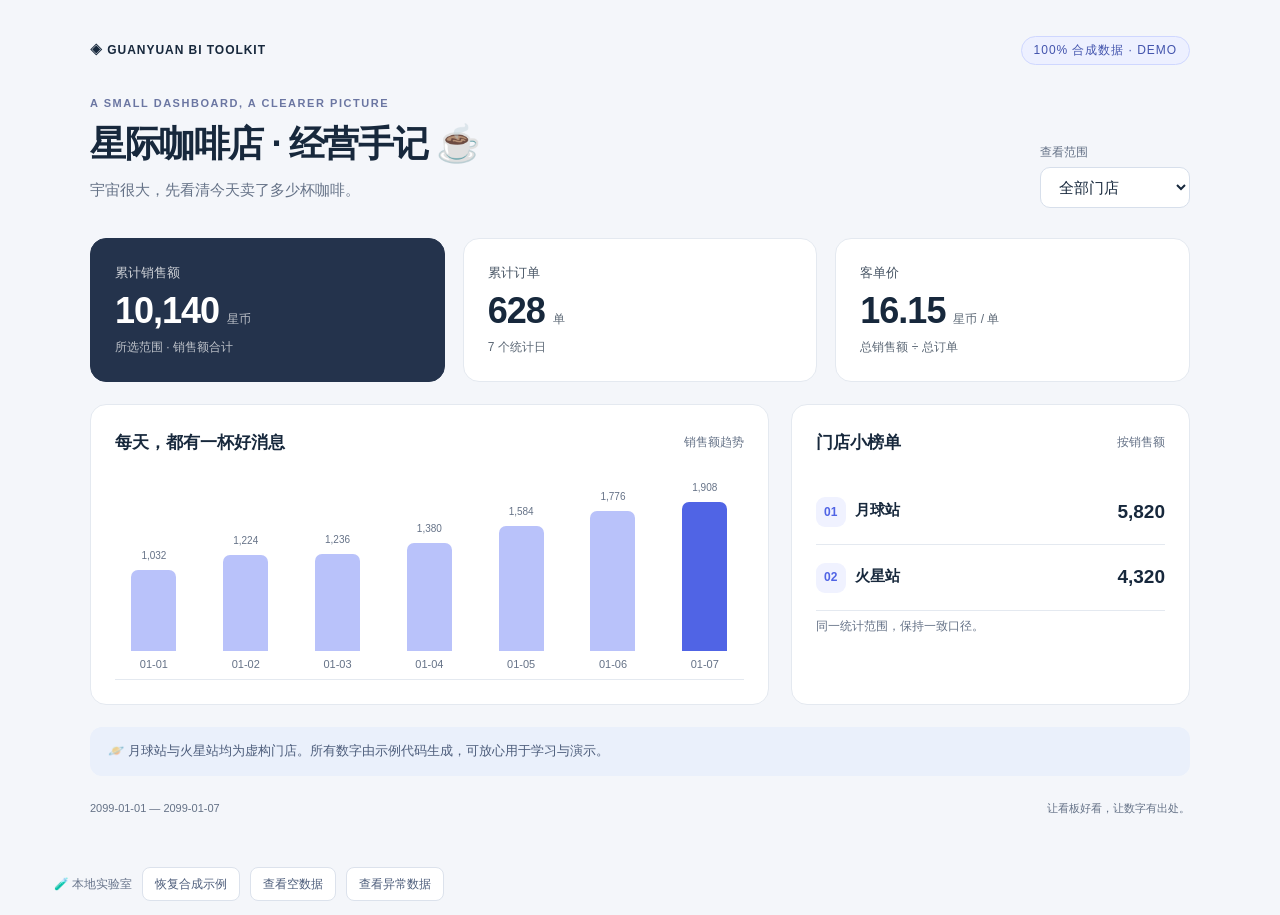
<file: examples/html-bi/index.html>
<!doctype html>
<html lang="zh-CN">
<head>
  <meta charset="utf-8">
  <meta name="viewport" content="width=device-width, initial-scale=1">
  <title>星际咖啡店 · Guanyuan BI Toolkit</title>
  <link rel="stylesheet" href="dashboard.css">
</head>
<body>
  <div id="container"></div>
  <aside class="demo-controls" aria-label="合成数据测试">
    <span>🧪 本地实验室</span>
    <button id="demo-reset">恢复合成示例</button>
    <button id="demo-empty">查看空数据</button>
    <button id="demo-error">查看异常数据</button>
  </aside>
  <script src="dashboard.js"></script>
  <script src="mock-data.js"></script>
</body>
</html>
</file>
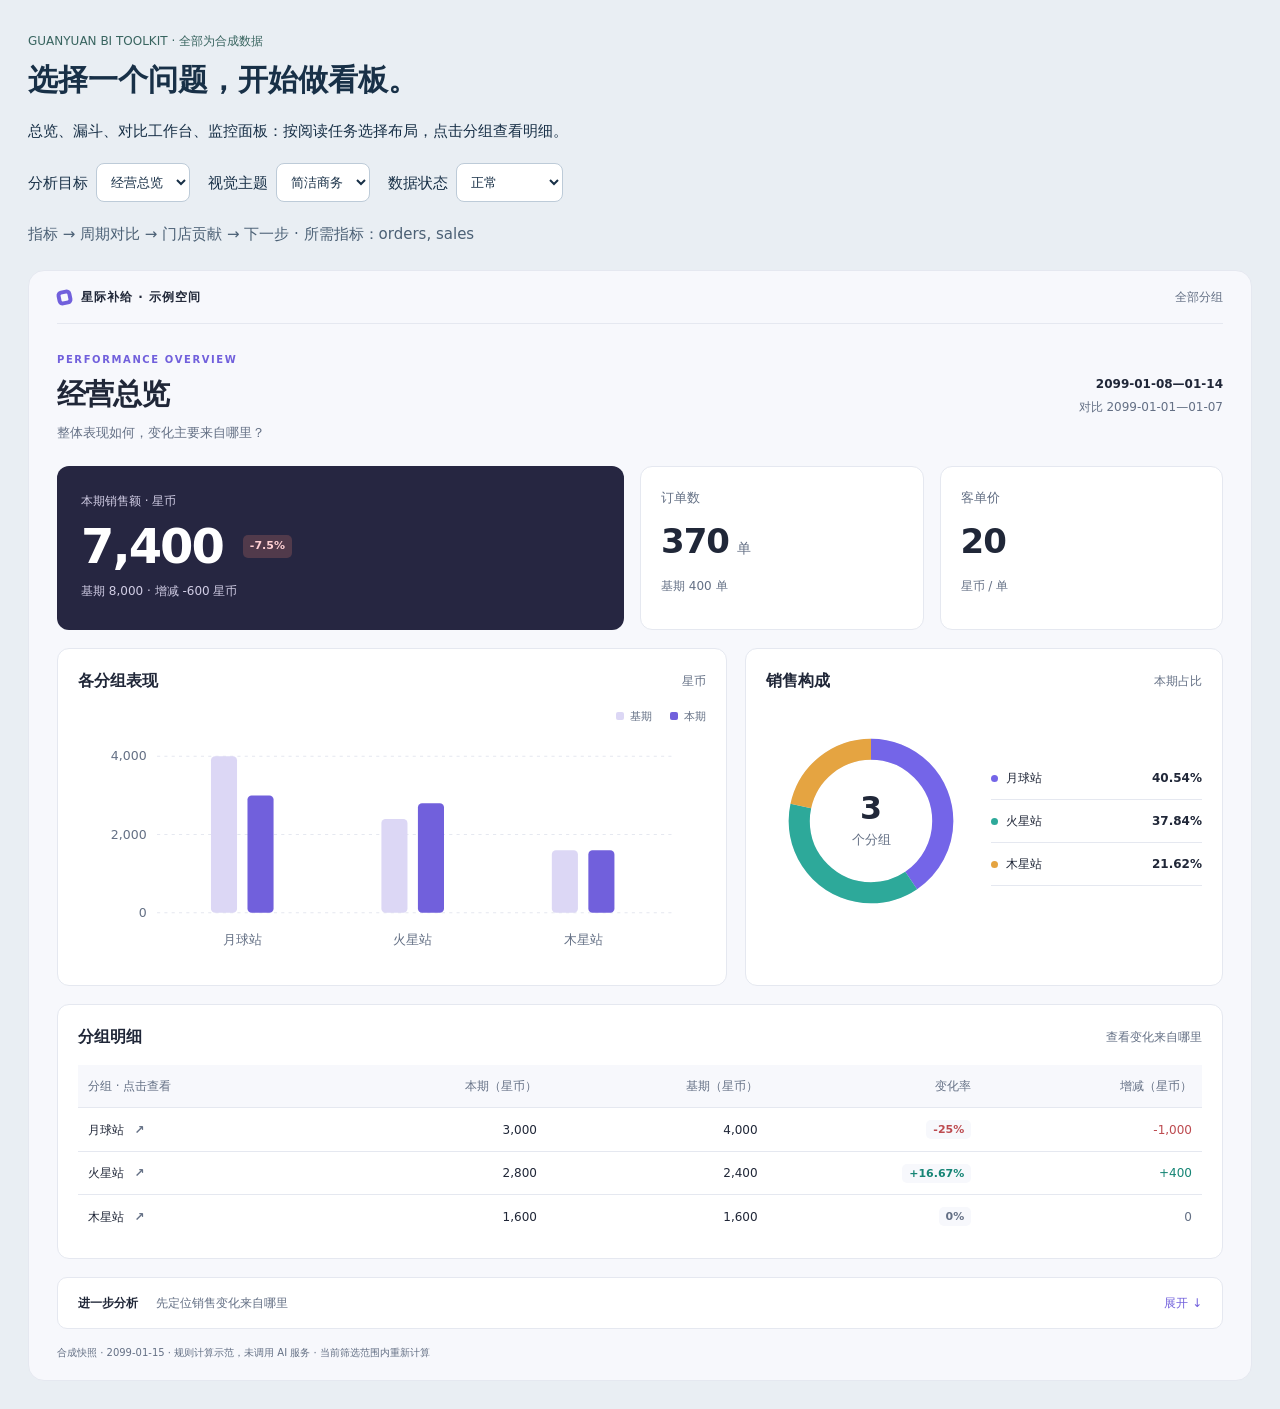
<file: examples/template-gallery/index.html>
<!doctype html><html lang="zh-CN"><meta charset="utf-8"><meta name="viewport" content="width=device-width,initial-scale=1"><title>选择一个问题，开始做看板</title><link rel="stylesheet" href="../../skills/guanyuan-html-bi-generic/assets/templates/theme.css"><style>body{margin:0;background:#e9eef3;color:#183047;font:15px/1.6 system-ui,sans-serif}.gallery{max-width:1280px;margin:auto;padding:28px}.intro{margin-bottom:24px}.intro h1{font-size:30px;margin:4px 0}.controls{display:flex;flex-wrap:wrap;gap:18px;margin:20px 0}label{display:flex;gap:8px;align-items:center}select{padding:10px;background:white;border:1px solid #bdcbd8;border-radius:8px;color:#183047}.badge{font-size:12px;color:#38645f}#contract{color:#4b6075}@media(max-width:600px){.gallery{padding:12px}}</style><div class="gallery"><header class="intro"><span class="badge">GUANYUAN BI TOOLKIT · 全部为合成数据</span><h1>选择一个问题，开始做看板。</h1><p>总览、漏斗、对比工作台、监控面板：按阅读任务选择布局，点击分组查看明细。</p><div class="controls"><label>分析目标<select id="kind"><option value="overview">经营总览</option><option value="funnel">转化漏斗</option><option value="channels">渠道对比</option><option value="monitor">异常监控</option></select></label><label>视觉主题<select id="theme"><option value="business">简洁商务</option><option value="compact">紧凑分析</option><option value="dark">深色展示</option></select></label><label>数据状态<select id="state"><option value="normal">正常</option><option value="empty">空数据</option><option value="invalid">缺失指标</option><option value="incomplete">周期未完整</option></select></label></div><p id="contract"></p></header><div id="preview"></div></div><script src="../../skills/guanyuan-html-bi-generic/assets/templates/engine.js"></script><script src="../../skills/guanyuan-html-bi-generic/assets/templates/view.js"></script><script src="demo.js"></script></html>
</file>
<file: examples/html-bi/dashboard.css>
#container{--ink:#17283c;--muted:#657287;--paper:#f4f6fa;--line:#e4e9f0;--accent:#5064e5;color:var(--ink);font:15px/1.6 -apple-system,BlinkMacSystemFont,"Segoe UI",sans-serif;background:var(--paper);padding:36px;box-sizing:border-box;min-height:680px}
#container *{box-sizing:border-box}
#container .cafe{max-width:1100px;margin:auto}
#container .topline{display:flex;justify-content:space-between;gap:18px;align-items:center;font-size:12px;letter-spacing:.08em;margin-bottom:30px}
#container .brand{font-weight:800}
#container .chip{display:inline-block;border:1px solid #cfd7ff;border-radius:30px;padding:4px 12px;color:#4354ad;background:#edf0ff;font-size:12px}
#container .hero{display:flex;align-items:end;justify-content:space-between;gap:24px;margin-bottom:30px}
#container h1{font-size:36px;letter-spacing:-1.4px;line-height:1.25;margin:8px 0 12px}
#container h2{font-size:17px;margin:0}
#container p{color:var(--muted);margin:6px 0}
#container .eyebrow{font-size:11px;letter-spacing:.14em;color:#6b76a2;font-weight:700}
#container .scope-label{display:block;color:var(--muted);font-size:12px;margin-bottom:5px}
#container select{min-width:150px;border:1px solid #d7dfeb;border-radius:10px;padding:10px 14px;font:inherit;color:var(--ink);background:white}
#container .kpis{display:grid;grid-template-columns:repeat(3,1fr);gap:18px;margin-bottom:22px}
#container .kpi{background:white;border:1px solid var(--line);border-radius:16px;padding:24px}
#container .kpi.primary{background:#24334c;color:white;border-color:#24334c}
#container .label{font-size:13px;opacity:.78}
#container .value{font-size:36px;letter-spacing:-1px;line-height:1.5;font-weight:750}
#container .unit{font-size:12px;font-weight:400;letter-spacing:0;opacity:.7;margin-left:8px}
#container .caption{font-size:12px;opacity:.7}
#container .panels{display:grid;grid-template-columns:1.7fr 1fr;gap:22px}
#container .panel{background:white;border:1px solid var(--line);border-radius:16px;padding:24px;min-width:0}
#container .panel-head{display:flex;justify-content:space-between;align-items:center;gap:10px}
#container .sub{font-size:12px;color:var(--muted)}
#container .chart{height:224px;display:flex;align-items:end;gap:14px;padding:24px 0 0;border-bottom:1px solid var(--line)}
#container .bar-group{flex:1;min-width:0;text-align:center;display:flex;flex-direction:column;align-items:center;justify-content:end;height:100%}
#container .bar-number{font-size:10px;color:var(--muted);margin-bottom:6px}
#container .bar{width:75%;max-width:45px;background:#b9c2fa;border-radius:7px 7px 0 0;min-height:0}
#container .bar-group:last-child .bar{background:var(--accent)}
#container .bar-day{font-size:11px;color:var(--muted);height:28px;padding-top:5px}
#container .ranking{margin-top:24px}
#container .rank-row{display:flex;justify-content:space-between;align-items:center;gap:14px;padding:17px 0;border-bottom:1px solid var(--line)}
#container .rank-name{font-weight:600}
#container .rank-value{font-size:19px;font-weight:700}
#container .rank-dot{display:inline-flex;align-items:center;justify-content:center;width:30px;height:30px;border-radius:9px;background:#f0f2ff;color:var(--accent);margin-right:9px;font-size:12px}
#container .note{margin-top:22px;border-radius:12px;background:#eaf0fb;padding:14px 18px;font-size:13px;color:#4d5d7b}
#container footer{display:flex;justify-content:space-between;gap:16px;color:var(--muted);font-size:11px;margin-top:24px}
#container .state{background:white;border:1px solid var(--line);border-radius:16px;padding:36px;margin-top:28px}
#container .error{border-left:4px solid #dc7e60}
.demo-controls{max-width:1172px;margin:14px auto;padding:0 36px;display:flex;gap:10px;align-items:center;flex-wrap:wrap;font:12px/1.5 sans-serif;color:#66738a}
.demo-controls button{font:inherit;cursor:pointer;padding:7px 12px;background:white;color:#4d5d7b;border:1px solid #dce2ec;border-radius:8px}
body{margin:0;background:#f4f6fa}
@media(max-width:700px){#container{padding:20px;min-height:0}#container .hero{align-items:start;flex-direction:column}#container h1{font-size:29px}#container .kpis{grid-template-columns:1fr;gap:12px}#container .kpi{padding:18px}#container .value{font-size:30px}#container .panels{grid-template-columns:1fr}#container .chart{gap:7px}#container footer{flex-direction:column}#container .topline{letter-spacing:0;align-items:start}#container .chip{white-space:nowrap}.demo-controls{padding:0 20px}}
</file>
<file: skills/guanyuan-html-bi-generic/assets/templates/theme.css>
.bi-template {
  --bg:#f7f8fc;
  --panel:#fff;
  --ink:#202738;
  --muted:#647085;
  --accent:#7160dc;
  --line:#e5e8f0;
  --negative:#bd4b50;
  --positive:#168575;
  --soft:#efedfb;
  --bar-old:#dcd7f5;
  background:var(--bg);
  color:var(--ink);
  font:14px/1.5 system-ui,-apple-system,sans-serif;
  padding:0 28px 20px;
  border:1px solid var(--line);
  border-radius:16px;
  box-sizing:border-box
}
.bi-template * {
  box-sizing:border-box
}
.bi-template.dark {
  --bg:#111b2b;
  --panel:#1a273a;
  --ink:#edf2ff;
  --muted:#a5b5cd;
  --accent:#b5a6ff;
  --line:#30415a;
  --negative:#ff9fa4;
  --positive:#6fddc6;
  --soft:#292e4d;
  --bar-old:#525070
}
.bi-template h1 {
  font-size:29px;
  letter-spacing:-1px;
  margin:4px 0
}
.bi-template h2 {
  font-size:16px;
  margin:0;
  font-weight:650
}
.bi-template h3 {
  font-size:14px;
  margin:0 0 6px
}
.bi-template p {
  color:var(--muted);
  margin:6px 0
}
.bi-template small {
  font-size:12px;
  color:var(--muted)
}
.bi-template strong,.bi-template b {
  font-variant-numeric:tabular-nums
}
.bi-template em {
  font-style:normal;
  font-size:14px;
  margin-left:8px;
  font-weight:400;
  color:var(--muted)
}
.bi-template .bi-appbar {
  display:flex;
  justify-content:space-between;
  align-items:center;
  border-bottom:1px solid var(--line);
  padding:17px 0;
  font-size:12px;
  color:var(--muted)
}
.bi-template .bi-brand {
  font-weight:700;
  color:var(--ink);
  letter-spacing:1px;
  display:flex;
  align-items:center;
  gap:9px
}
.bi-template .bi-brand i {
  display:inline-block;
  width:15px;
  height:15px;
  border:4px solid var(--accent);
  border-radius:5px;
  transform:rotate(-12deg)
}
.bi-template .bi-header {
  display:flex;
  justify-content:space-between;
  align-items:center;
  gap:18px;
  padding:24px 0
}
.bi-template .bi-eyebrow {
  font-size:10px;
  font-weight:700;
  letter-spacing:1.6px;
  color:var(--accent)
}
.bi-template .bi-header p {
  margin-bottom:0;
  font-size:13px
}
.bi-template .bi-period {
  display:grid;
  gap:5px;
  text-align:right;
  font-size:12px;
  color:var(--muted)
}
.bi-template .bi-period b {
  color:var(--ink);
  font-weight:550
}
.bi-template .bi-grid {
  display:grid;
  gap:18px
}
.bi-template .bi-panel,.bi-template .bi-kpi {
  background:var(--panel);
  border:1px solid var(--line);
  border-radius:12px;
  min-width:0;
  padding:20px
}
.bi-template .bi-panel-head {
  display:flex;
  align-items:center;
  justify-content:space-between;
  gap:10px;
  margin-bottom:16px
}
.bi-template .bi-kpi>span {
  font-size:13px;
  color:var(--muted)
}
.bi-template .bi-kpi strong {
  display:block;
  font-size:34px;
  font-weight:650;
  letter-spacing:-1px;
  line-height:1.25;
  margin:12px 0
}
.bi-template .bi-overview-top {
  display:grid;
  grid-template-columns:2fr 1fr 1fr;
  gap:16px
}
.bi-template .bi-hero {
  background:#262641;
  color:#fff;
  padding:24px;
  border-radius:12px;
  position:relative;
  overflow:hidden
}
.bi-template .bi-hero>span {
  color:#d1cde5;
  font-size:12px
}
.bi-template .bi-hero>div {
  display:flex;
  gap:20px;
  align-items:center;
  margin:9px 0
}
.bi-template .bi-hero strong {
  font-size:48px;
  font-weight:600;
  letter-spacing:-2px;
  line-height:1.1
}
.bi-template .bi-hero p {
  color:#d1cde5;
  font-size:12px
}
.bi-template .bi-hero .bi-change {
  color:#ffd0d3;
  background:#513a4b
}
.bi-template .bi-hero .up {
  color:#b3f7e5;
  background:#274e4c
}
.bi-template .bi-overview-charts {
  display:grid;
  grid-template-columns:1.4fr 1fr;
  gap:18px
}
.bi-template .bi-chart-key {
  display:flex;
  justify-content:flex-end;
  gap:18px;
  font-size:11px;
  color:var(--muted)
}
.bi-template .bi-chart-key span:before {
  content:'';
  display:inline-block;
  width:8px;
  height:8px;
  border-radius:2px;
  margin-right:6px;
  background:var(--accent)
}
.bi-template .bi-chart-key .old:before {
  background:var(--bar-old)
}
.bi-template .bi-bars {
  display:block;
  width:100%;
  max-height:240px
}
.bi-template svg text {
  fill:var(--muted);
  font:12px system-ui,sans-serif
}
.bi-template .bi-guide {
  stroke:var(--line);
  stroke-dasharray:3 4
}
.bi-template .bi-bar-old {
  fill:var(--bar-old)
}
.bi-template .bi-bar-now {
  fill:var(--accent)
}
.bi-template .bi-ring-bg {
  stroke:var(--line)
}
.bi-template .bi-composition {
  display:grid;
  grid-template-columns:1fr 1fr;
  align-items:center;
  gap:15px;
  min-height:225px
}
.bi-template .bi-composition svg {
  width:100%;
  max-width:190px;
  margin:auto
}
.bi-template svg .bi-ring-value {
  font-size:30px;
  fill:var(--ink);
  font-weight:600
}
.bi-template .bi-legend-row {
  display:flex;
  justify-content:space-between;
  gap:12px;
  font-size:12px;
  padding:12px 0;
  border-bottom:1px solid var(--line)
}
.bi-template .bi-legend-row span {
  white-space:nowrap
}
.bi-template .bi-legend-row i {
  display:inline-block;
  width:7px;
  height:7px;
  border-radius:50%;
  margin-right:8px
}
.bi-template .bi-table-wrap {
  overflow-x:auto
}
.bi-template table {
  width:100%;
  border-collapse:collapse;
  font-size:12px;
  white-space:nowrap
}
.bi-template th {
  font-weight:500;
  color:var(--muted);
  background:var(--bg)
}
.bi-template th,.bi-template td {
  padding:12px 10px;
  text-align:right;
  border-bottom:1px solid var(--line)
}
.bi-template th:first-child,.bi-template td:first-child {
  text-align:left
}
.bi-template tr:last-child td {
  border:0
}
.bi-template button {
  background:var(--panel);
  color:var(--accent);
  border:1px solid var(--line);
  padding:8px 12px;
  border-radius:7px;
  cursor:pointer;
  font:inherit
}
.bi-template button:hover,.bi-template button:focus-visible,.bi-template summary:focus-visible {
  outline:2px solid var(--accent);
  outline-offset:2px
}
.bi-template .bi-group {
  border:0;
  background:none;
  padding:0;
  color:var(--ink);
  font-weight:550
}
.bi-template .bi-group span {
  color:var(--muted);
  margin-left:6px
}
.bi-template .bi-change {
  font-size:11px;
  padding:3px 7px;
  border-radius:5px;
  background:var(--bg);
  white-space:nowrap;
  font-weight:550
}
.bi-template .down {
  color:var(--negative)
}
.bi-template .up {
  color:var(--positive)
}
.bi-template .neutral {
  color:var(--muted)
}
.bi-template .bi-funnel-numbers {
  display:grid;
  grid-template-columns:repeat(3,1fr);
  border:1px solid var(--line);
  background:var(--panel);
  border-radius:12px;
  padding:18px 0
}
.bi-template .bi-funnel-numbers .bi-kpi {
  border:0;
  border-right:1px solid var(--line);
  border-radius:0;
  padding:4px 24px
}
.bi-template .bi-funnel-numbers .bi-kpi:last-child {
  border:0
}
.bi-template .bi-step-number {
  color:var(--accent);
  font-size:11px;
  margin-right:8px
}
.bi-template .bi-funnel-layout {
  display:grid;
  grid-template-columns:1.4fr 1fr;
  gap:18px
}
.bi-template .bi-funnel-svg {
  display:block;
  width:100%;
  height:270px
}
.bi-template .bi-stage {
  padding:12px 0;
  border-bottom:1px solid var(--line)
}
.bi-template .bi-stage:last-child {
  border:0;
  padding-bottom:0
}
.bi-template .bi-stage>div:first-child {
  display:flex;
  align-items:center;
  justify-content:space-between;
  font-size:12px
}
.bi-template .bi-stage strong {
  font-size:30px;
  display:block;
  margin:6px 0
}
.bi-template .bi-stage p {
  font-size:12px
}
.bi-template .bi-track {
  height:6px;
  background:var(--soft);
  border-radius:6px;
  overflow:hidden;
  margin-top:12px
}
.bi-template .bi-track i {
  display:block;
  height:100%;
  background:var(--accent);
  border-radius:6px
}
.bi-template .bi-workbench-summary {
  display:grid;
  grid-template-columns:repeat(3,1fr);
  gap:16px
}
.bi-template .bi-channel-table td {
  padding:22px 12px
}
.bi-template .bi-channel-table th {
  padding:14px 12px
}
.bi-template .bi-channel-table .bi-track {
  min-width:80px
}
.bi-template .bi-conversion-track i {
  background:var(--positive)
}
.bi-template .bi-rank {
  color:var(--muted);
  font-size:11px;
  margin-right:16px
}
.bi-template .bi-cell-note {
  display:block;
  margin-top:10px
}
.bi-template .bi-context-note {
  border-left:3px solid var(--accent);
  padding:4px 16px;
  font-size:12px
}
.bi-template .bi-monitor-layout {
  display:grid;
  grid-template-columns:230px 1fr;
  gap:18px
}
.bi-template .bi-status-summary {
  background:#262641;
  color:white;
  border-radius:12px;
  padding:24px
}
.bi-template .bi-status-summary .bi-eyebrow {
  color:#c2b9ff
}
.bi-template .bi-status-summary>strong {
  display:block;
  font-size:66px;
  font-weight:550;
  line-height:1.3;
  margin:10px 0
}
.bi-template .bi-status-summary em {
  color:#bab6d1;
  font-size:22px
}
.bi-template .bi-status-summary p,.bi-template .bi-status-summary small {
  color:#c6c4d6;
  font-size:12px;
  margin-top:16px
}
.bi-template .bi-status-summary h2 {
  font-size:14px
}
.bi-template .bi-status-grid {
  display:grid;
  grid-template-columns:repeat(auto-fit,minmax(190px,1fr));
  gap:14px
}
.bi-template .bi-status-card {
  background:var(--panel);
  border:1px solid var(--line);
  border-top:3px solid var(--line);
  padding:20px;
  border-radius:12px
}
.bi-template .bi-status-card.attention {
  border-top-color:#dd9a33
}
.bi-template .bi-status-card>div {
  display:flex;
  flex-wrap:wrap;
  gap:12px;
  justify-content:space-between;
  align-items:center
}
.bi-template .bi-status-label {
  font-size:10px;
  color:var(--muted)
}
.bi-template .attention .bi-status-label {
  color:#995d05;
  background:#fff1d7;
  padding:3px 7px;
  border-radius:5px
}
.bi-template .bi-status-card>strong {
  display:block;
  font-size:37px;
  margin:35px 0 22px;
  letter-spacing:-1px
}
.bi-template .bi-status-card p {
  font-size:12px
}
.bi-template .bi-analysis {
  margin-top:18px;
  border:1px solid var(--line);
  border-radius:10px;
  background:var(--panel)
}
.bi-template .bi-analysis summary {
  display:flex;
  justify-content:space-between;
  align-items:center;
  gap:15px;
  padding:16px 20px;
  cursor:pointer;
  list-style:none;
  font-size:12px
}
.bi-template .bi-analysis summary::-webkit-details-marker {
  display:none
}
.bi-template .bi-analysis-teaser {
  color:var(--muted);
  margin-left:18px
}
.bi-template .bi-open-label {
  color:var(--accent);
  white-space:nowrap
}
.bi-template .bi-analysis[open] .bi-open-label {
  font-size:0
}
.bi-template .bi-analysis[open] .bi-open-label:after {
  content:'收起 ↑';
  font-size:12px
}
.bi-template .bi-analysis-content {
  padding:0 20px 20px;
  border-top:1px solid var(--line)
}
.bi-template .bi-analysis-content>p {
  padding:12px 0;
  font-size:12px
}
.bi-template .bi-findings {
  display:grid;
  grid-template-columns:repeat(auto-fit,minmax(220px,1fr));
  gap:20px;
  font-size:12px
}
.bi-template .bi-actions {
  display:flex;
  flex-wrap:wrap;
  gap:16px;
  align-items:start;
  margin:16px 0
}
.bi-template .bi-unavailable {
  border-left:2px solid var(--line);
  padding-left:16px;
  font-size:12px;
  flex:1;
  min-width:200px
}
.bi-template .bi-unavailable p {
  margin:8px 0 0
}
.bi-template button:disabled {
  cursor:not-allowed;
  color:var(--muted)
}
.bi-template .bi-investigation {
  margin-top:18px
}
.bi-template .bi-investigation[hidden] {
  display:none
}
.bi-template .bi-next {
  border-left:3px solid var(--accent);
  padding-left:15px;
  margin-top:20px
}
.bi-template footer {
  font-size:10px;
  color:var(--muted);
  margin-top:16px
}
.bi-template.compact {
  font-size:12px;
  padding:0 18px 16px
}
.bi-template.compact .bi-panel,.bi-template.compact .bi-kpi {
  padding:14px
}
.bi-template.compact .bi-header {
  padding:16px 0
}
.bi-template.compact td {
  padding:9px
}
.bi-template.compact .bi-kpi strong {
  font-size:28px
}
@media(max-width:900px) {
  .bi-template .bi-overview-charts,.bi-template .bi-funnel-layout {
    grid-template-columns:1fr 1fr
  }
  .bi-template .bi-composition {
    grid-template-columns:1fr;
    gap:0
  }
  .bi-template .bi-composition svg {
    max-width:130px
  }
  .bi-template .bi-legend-row {
    padding:6px 0
  }
  .bi-template .bi-monitor-layout {
    grid-template-columns:190px 1fr
  }
  .bi-template .bi-status-grid {
    grid-template-columns:1fr
  }
  .bi-template .bi-status-card>strong {
    font-size:26px;
    margin:10px 0
  }
  .bi-template .bi-status-card {
    padding:14px
  }
}
@media(max-width:600px) {
  .bi-template {
    padding:0 14px 16px;
    border-radius:10px
  }
  .bi-template .bi-header {
    align-items:start;
    flex-direction:column;
    padding:18px 0
  }
  .bi-template h1 {
    font-size:25px
  }
  .bi-template .bi-period {
    text-align:left
  }
  .bi-template .bi-overview-top {
    grid-template-columns:1fr 1fr;
    gap:12px
  }
  .bi-template .bi-hero {
    grid-column:1/-1
  }
  .bi-template .bi-hero strong {
    font-size:42px
  }
  .bi-template .bi-overview-charts,.bi-template .bi-funnel-layout,.bi-template .bi-monitor-layout {
    grid-template-columns:1fr
  }
  .bi-template .bi-panel {
    padding:14px
  }
  .bi-template .bi-panel-head {
    align-items:start
  }
  .bi-template .bi-panel-head small {
    font-size:10px;
    max-width:48%;
    text-align:right
  }
  .bi-template .bi-kpi {
    padding:14px
  }
  .bi-template .bi-kpi strong {
    font-size:26px
  }
  .bi-template .bi-composition {
    grid-template-columns:1fr 1fr;
    min-height:150px
  }
  .bi-template .bi-funnel-numbers {
    grid-template-columns:1fr
  }
  .bi-template .bi-funnel-numbers .bi-kpi {
    border-right:0;
    border-bottom:1px solid var(--line);
    padding:14px 20px
  }
  .bi-template .bi-funnel-numbers .bi-kpi strong {
    display:inline-block;
    margin:5px 14px
  }
  .bi-template .bi-workbench-summary {
    grid-template-columns:1fr;
    gap:10px
  }
  .bi-template .bi-workbench-summary .bi-kpi strong {
    display:inline-block;
    margin:4px 15px
  }
  .bi-template .bi-status-summary>strong {
    margin:0;
    font-size:48px
  }
  .bi-template .bi-status-grid {
    grid-template-columns:1fr
  }
  .bi-template .bi-analysis-teaser {
    display:block;
    margin:5px 0 0
  }
  .bi-template .bi-analysis summary {
    padding:14px
  }
  .bi-template .bi-analysis-content {
    padding:0 14px 14px
  }
  .bi-template .bi-findings {
    grid-template-columns:1fr
  }
  .bi-template .bi-bars {
    min-height:190px
  }
  .bi-template footer {
    font-size:10px;
    overflow-wrap:anywhere
  }
}
.bi-template svg .bi-funnel-value {
  fill:#fff;
  font-size:18px;
  font-weight:650;
  paint-order:stroke;
  stroke:#6254b3;
  stroke-width:1px
}
@media (max-width:600px) {
  .bi-template .bi-funnel-svg {
    height:auto;
  }
  .bi-template .bi-bars {
    min-height:0;
  }
  .bi-template .bi-funnel-numbers .bi-kpi {
    display:grid;
    grid-template-columns:1fr auto;
    align-items:center;
  }
  .bi-template .bi-funnel-numbers .bi-kpi strong {
    margin:0;
  }
  .bi-template .bi-funnel-numbers .bi-kpi small {
    grid-column:1/-1;
    margin-top:6px;
  }
}
</file>
